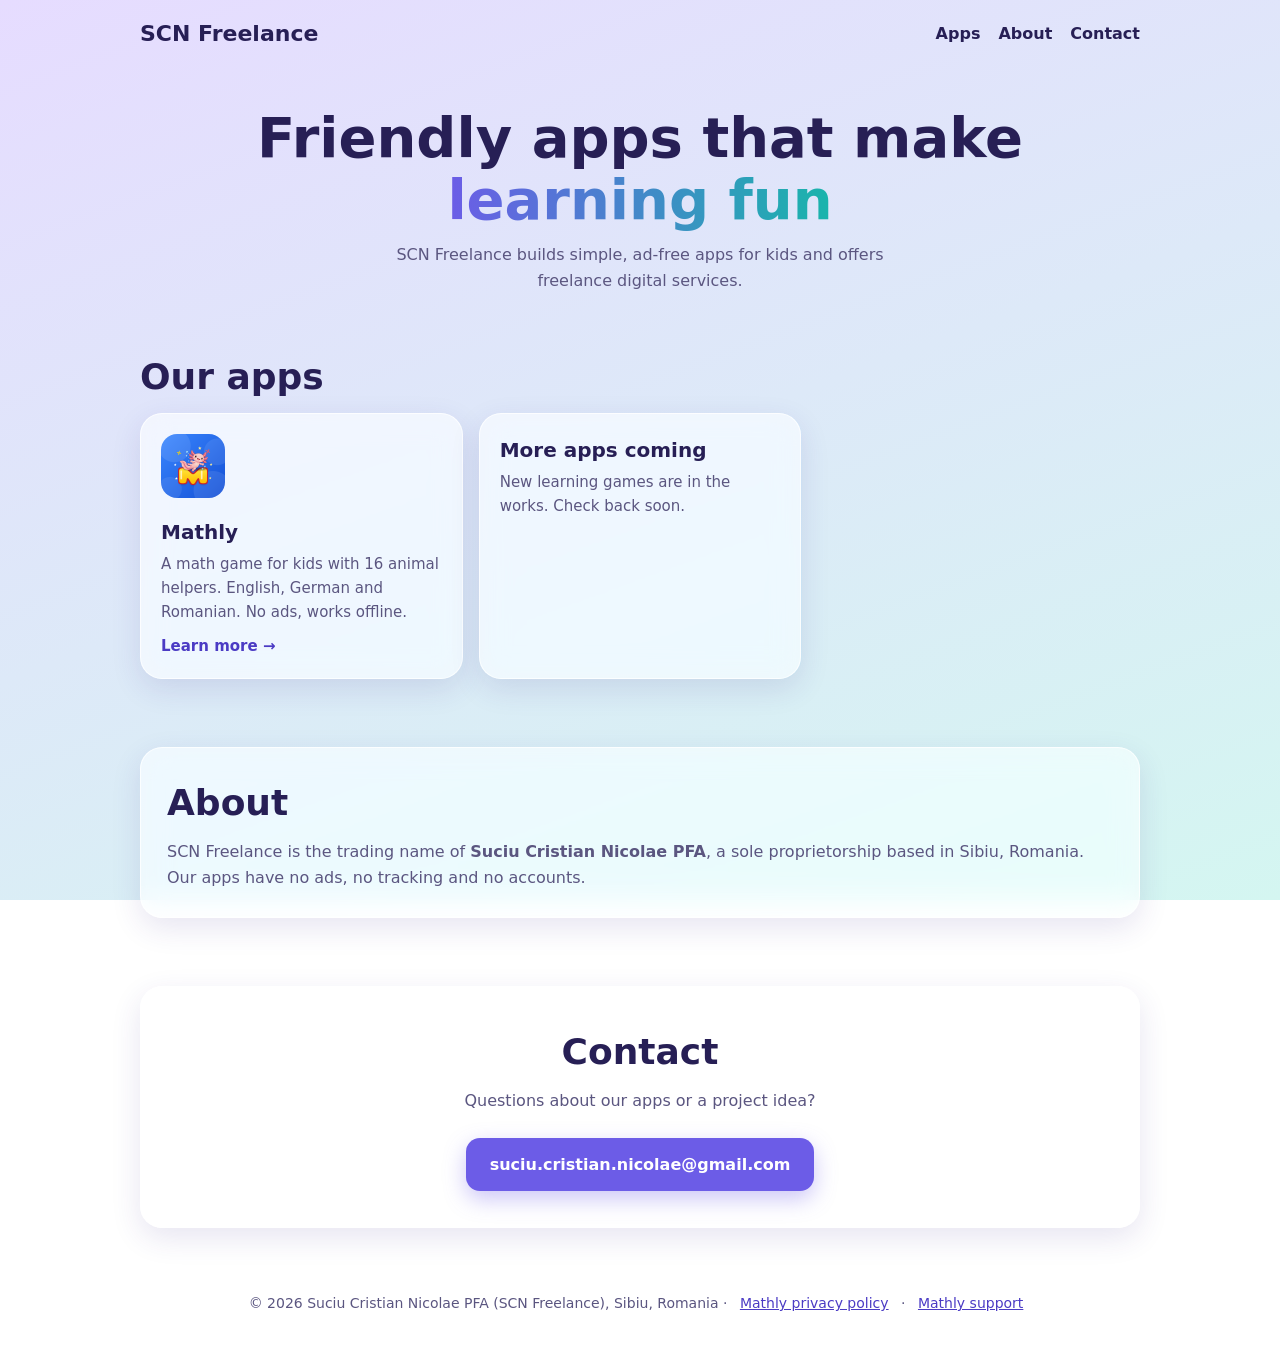
<file: index.html>
<!doctype html>
<html lang="en">
<head>
<meta charset="utf-8"><meta name="viewport" content="width=device-width,initial-scale=1">
<title>SCN Freelance – Apps &amp; digital work</title>
<meta name="description" content="SCN Freelance by Suciu Cristian Nicolae PFA, Sibiu, Romania. Apps for kids and freelance digital work.">
<link rel="canonical" href="https://scn-freelance.com/"><link rel="icon" href="favicon.png"><link rel="stylesheet" href="style.css">
</head>
<body><div class="wrap">
<header class="nav"><b style="font-size:22px">SCN Freelance</b><nav><a href="#apps">Apps</a><a href="#about">About</a><a href="#contact">Contact</a></nav></header>

<div style="padding:40px 0 20px;text-align:center">
<h1 style="font-size:clamp(34px,6vw,56px);line-height:1.1;margin:0 0 12px">Friendly apps that make <span style="background:linear-gradient(90deg,#6c5ce7,#19b5ab);-webkit-background-clip:text;background-clip:text;color:transparent">learning fun</span></h1>
<p class="lead" style="max-width:52ch;margin:0 auto">SCN Freelance builds simple, ad-free apps for kids and offers freelance digital services.</p>
</div>

<section id="apps"><h2>Our apps</h2>
<div class="feat">
<a class="glass" href="mathly/" style="padding:20px;text-decoration:none;color:inherit;display:block"><img src="mathly/img/icon.png" alt="" style="width:64px;height:64px;border-radius:16px"><h3 style="margin:10px 0 4px;font-size:20px">Mathly</h3><p style="margin:0;color:var(--mut)">A math game for kids with 16 animal helpers. English, German and Romanian. No ads, works offline.</p><p style="margin:10px 0 0;font-weight:700;color:var(--p2)">Learn more →</p></a>
<div class="glass" style="padding:20px"><h3 style="margin:0 0 4px;font-size:20px">More apps coming</h3><p style="margin:0;color:var(--mut)">New learning games are in the works. Check back soon.</p></div>
</div></section>

<section id="about"><div class="glass" style="padding:26px"><h2>About</h2>
<p class="lead" style="margin:0">SCN Freelance is the trading name of <b>Suciu Cristian Nicolae PFA</b>, a sole proprietorship based in Sibiu, Romania. Our apps have no ads, no tracking and no accounts.</p></div></section>

<section id="contact"><div class="glass cta"><h2>Contact</h2><p class="lead">Questions about our apps or a project idea?</p><a class="btn" href="mailto:suciu.cristian.nicolae@gmail.com">suciu.cristian.nicolae@gmail.com</a></div></section>

<footer>© 2026 Suciu Cristian Nicolae PFA (SCN Freelance), Sibiu, Romania · <a href="mathly/privacy.html">Mathly privacy policy</a> · <a href="mathly/support.html">Mathly support</a></footer>
</div></body></html>
</file>
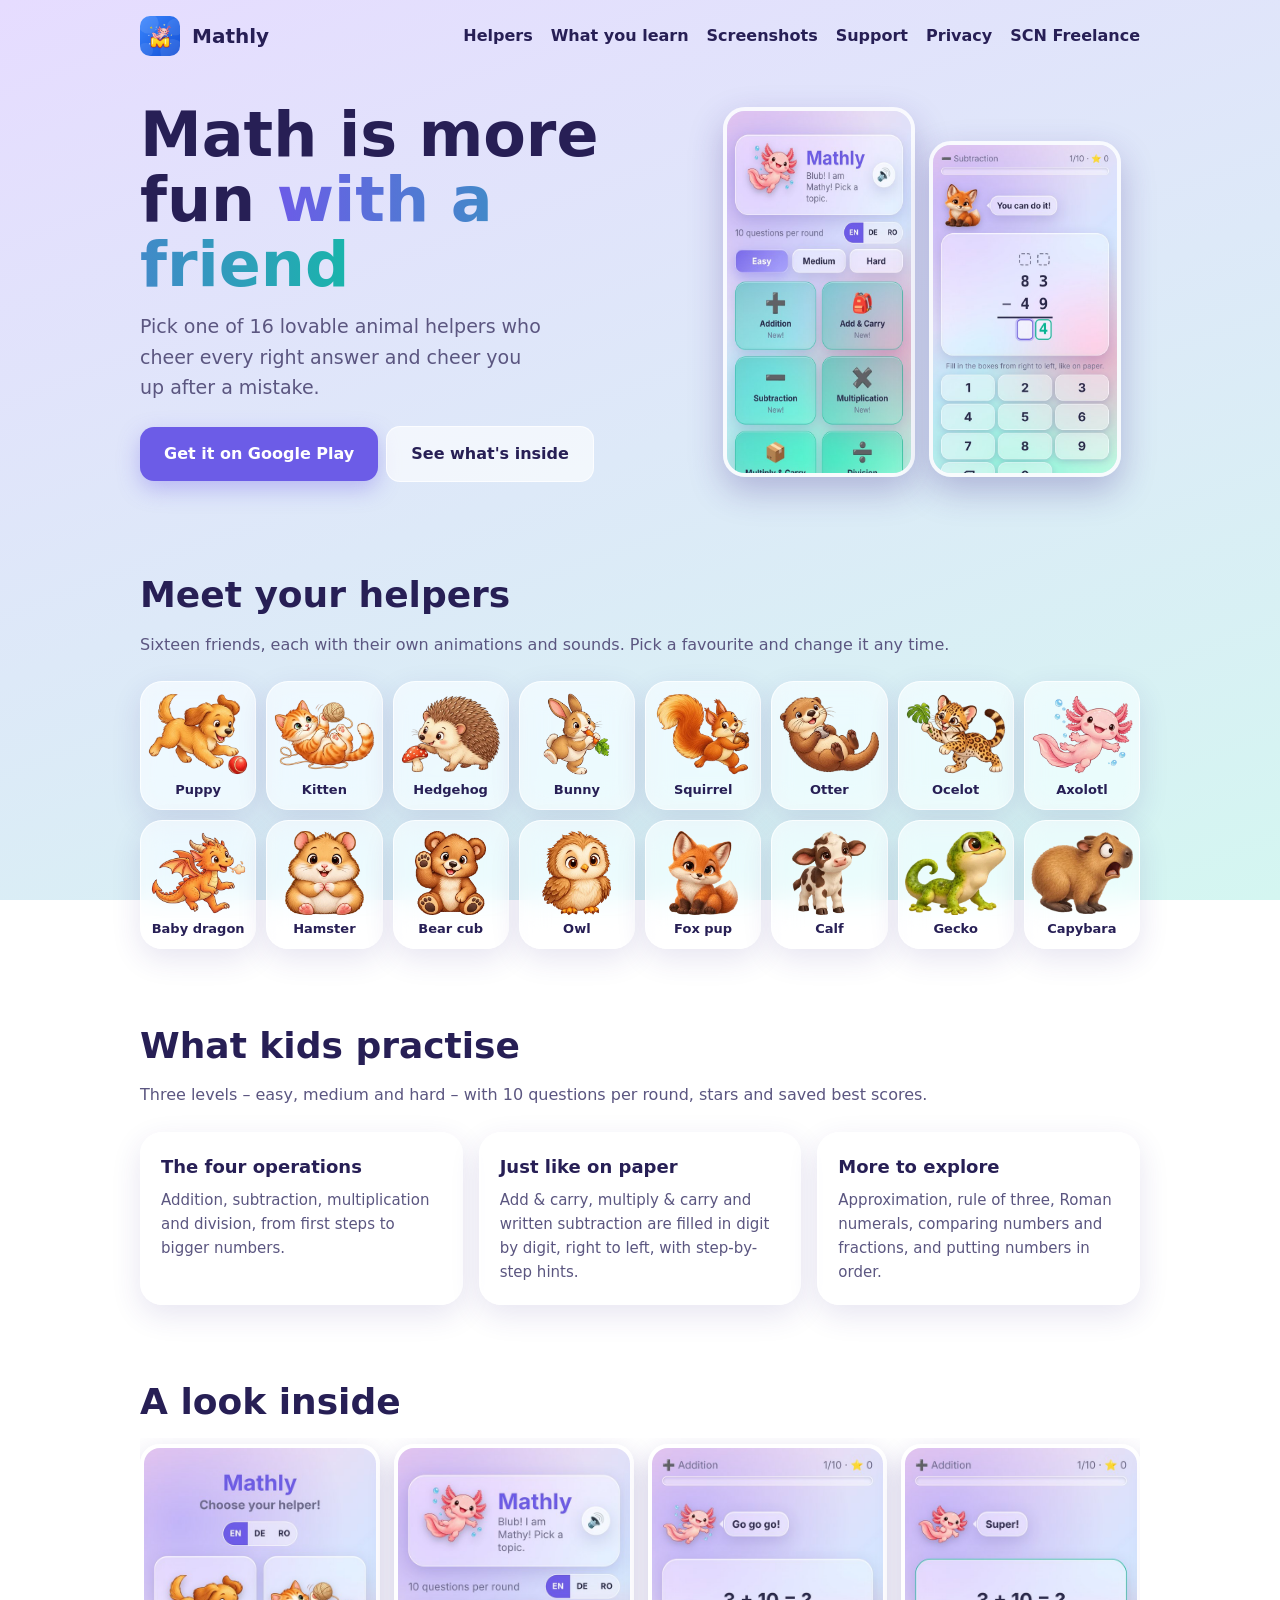
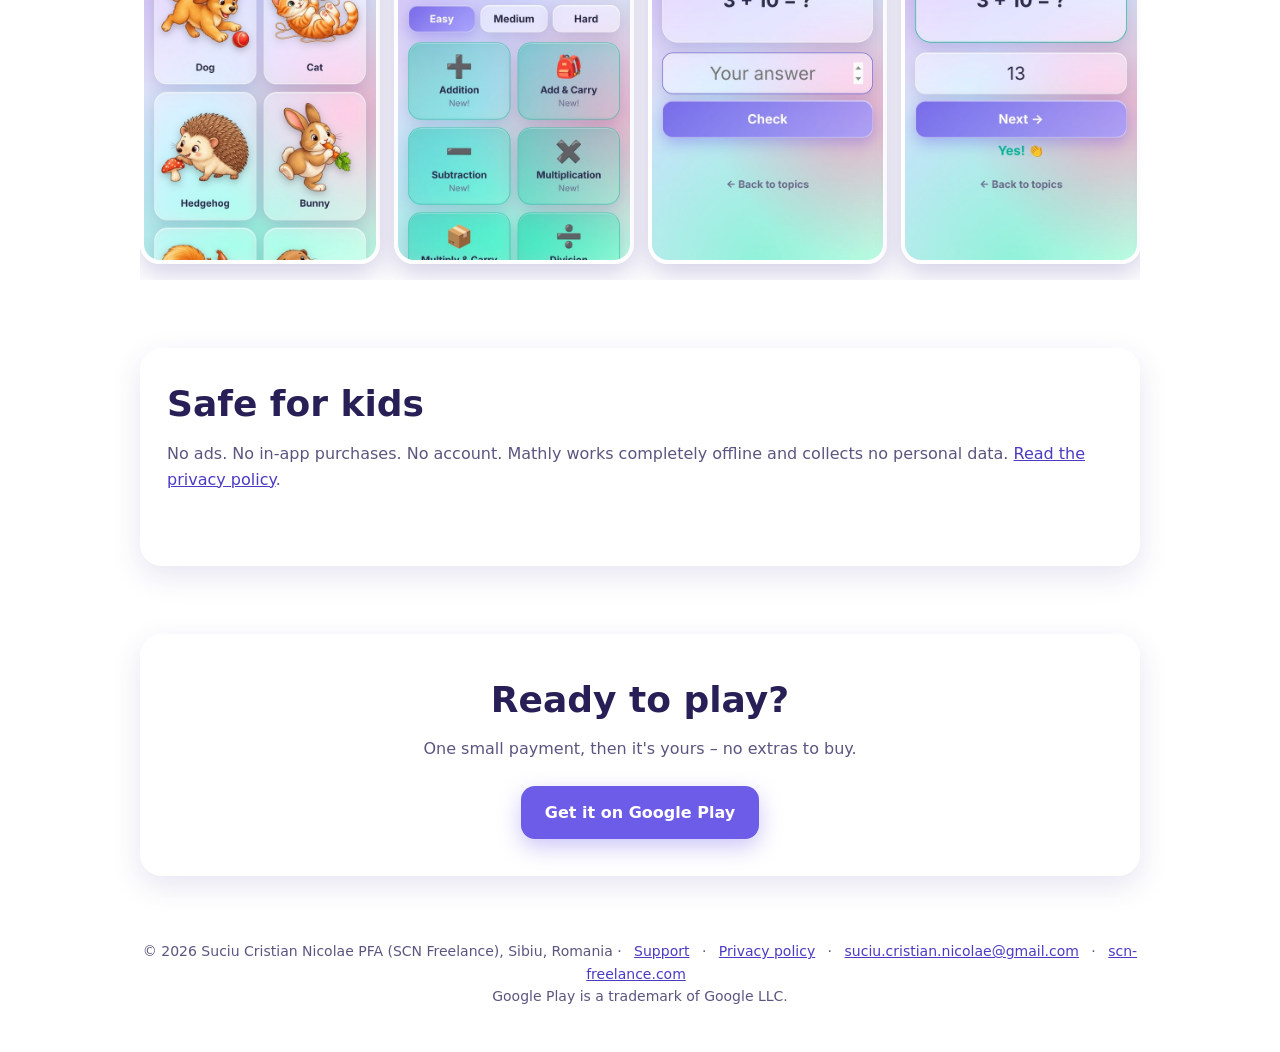
<file: mathly/index.html>
<!doctype html>
<html lang="en">
<head>
<meta charset="utf-8"><meta name="viewport" content="width=device-width,initial-scale=1">
<title>Mathly – Fun Math Game for Kids</title>
<meta name="description" content="Mathly is a kids' math game with 16 lovable animal helpers. Addition, subtraction, multiplication, division and more – no ads, no accounts, works offline.">
<link rel="canonical" href="https://scn-freelance.com/mathly/"><link rel="icon" href="../favicon.png"><link rel="stylesheet" href="../style.css">
</head>
<body>
<div class="wrap">
<header class="nav"><img src="img/icon.png" alt="Mathly icon"><b>Mathly</b>
<nav><a href="#helpers">Helpers</a><a href="#learn">What you learn</a><a href="#screens">Screenshots</a><a href="support.html">Support</a><a href="privacy.html">Privacy</a><a href="../">SCN Freelance</a></nav></header>

<div class="hero">
<div>
<h1>Math is more fun <span>with a friend</span></h1>
<p>Pick one of 16 lovable animal helpers who cheer every right answer and cheer you up after a mistake.</p>
<a class="btn" href="https://play.google.com/store/apps/details?id=com.mathly.app">Get it on Google Play</a><a class="btn alt" href="#learn">See what's inside</a>
</div>
<div class="shots"><img src="img/shots/phone-2.jpg" alt="Mathly home screen with topics"><img src="img/shots/phone-5.jpg" alt="Written subtraction with boxes for each digit"></div>
</div>

<section id="helpers">
<h2>Meet your helpers</h2><p class="lead">Sixteen friends, each with their own animations and sounds. Pick a favourite and change it any time.</p>
<div class="helpers">
<div class="glass"><img src="img/helpers/dog.webp" alt="" loading="lazy">Puppy</div>
<div class="glass"><img src="img/helpers/cat.webp" alt="" loading="lazy">Kitten</div>
<div class="glass"><img src="img/helpers/hog.webp" alt="" loading="lazy">Hedgehog</div>
<div class="glass"><img src="img/helpers/bun.webp" alt="" loading="lazy">Bunny</div>
<div class="glass"><img src="img/helpers/squ.webp" alt="" loading="lazy">Squirrel</div>
<div class="glass"><img src="img/helpers/ott.webp" alt="" loading="lazy">Otter</div>
<div class="glass"><img src="img/helpers/oce.webp" alt="" loading="lazy">Ocelot</div>
<div class="glass"><img src="img/helpers/axo.webp" alt="" loading="lazy">Axolotl</div>
<div class="glass"><img src="img/helpers/dra.webp" alt="" loading="lazy">Baby dragon</div>
<div class="glass"><img src="img/helpers/ham.webp" alt="" loading="lazy">Hamster</div>
<div class="glass"><img src="img/helpers/bea.webp" alt="" loading="lazy">Bear cub</div>
<div class="glass"><img src="img/helpers/owl.webp" alt="" loading="lazy">Owl</div>
<div class="glass"><img src="img/helpers/fox.webp" alt="" loading="lazy">Fox pup</div>
<div class="glass"><img src="img/helpers/cow.webp" alt="" loading="lazy">Calf</div>
<div class="glass"><img src="img/helpers/gec.webp" alt="" loading="lazy">Gecko</div>
<div class="glass"><img src="img/helpers/cap.webp" alt="" loading="lazy">Capybara</div>
</div></section>

<section id="learn">
<h2>What kids practise</h2><p class="lead">Three levels – easy, medium and hard – with 10 questions per round, stars and saved best scores.</p>
<div class="feat">
<div class="glass"><h3>The four operations</h3><p>Addition, subtraction, multiplication and division, from first steps to bigger numbers.</p></div>
<div class="glass"><h3>Just like on paper</h3><p>Add &amp; carry, multiply &amp; carry and written subtraction are filled in digit by digit, right to left, with step-by-step hints.</p></div>
<div class="glass"><h3>More to explore</h3><p>Approximation, rule of three, Roman numerals, comparing numbers and fractions, and putting numbers in order.</p></div>
</div></section>

<section id="screens">
<h2>A look inside</h2><div class="gal">
<img src="img/shots/phone-1.jpg" alt="Choose your helper" loading="lazy"><img src="img/shots/phone-2.jpg" alt="Topics and levels" loading="lazy"><img src="img/shots/phone-3.jpg" alt="A question" loading="lazy"><img src="img/shots/phone-4.jpg" alt="Cheering on a right answer" loading="lazy"><img src="img/shots/phone-5.jpg" alt="Written subtraction" loading="lazy"><img src="img/shots/phone-6.jpg" alt="Results with stars" loading="lazy">
</div></section>

<section>
<div class="glass" style="padding:26px">
<h2>Safe for kids</h2>
<p class="lead" style="margin-bottom:0">No ads. No in-app purchases. No account. Mathly works completely offline and collects no personal data. <a href="privacy.html">Read the privacy policy</a>.</p>
<div class="pills"><span class="glass">English</span><span class="glass">Deutsch</span><span class="glass">Română</span></div>
</div></section>

<section><div class="glass cta"><h2>Ready to play?</h2><p class="lead">One small payment, then it's yours – no extras to buy.</p><a class="btn" href="https://play.google.com/store/apps/details?id=com.mathly.app">Get it on Google Play</a></div></section>

<footer>© 2026 Suciu Cristian Nicolae PFA (SCN Freelance), Sibiu, Romania · <a href="support.html">Support</a> · <a href="privacy.html">Privacy policy</a> · <a href="mailto:suciu.cristian.nicolae@gmail.com">suciu.cristian.nicolae@gmail.com</a> · <a href="../">scn-freelance.com</a><br>Google Play is a trademark of Google LLC.</footer>
</div>
</body></html>
</file>
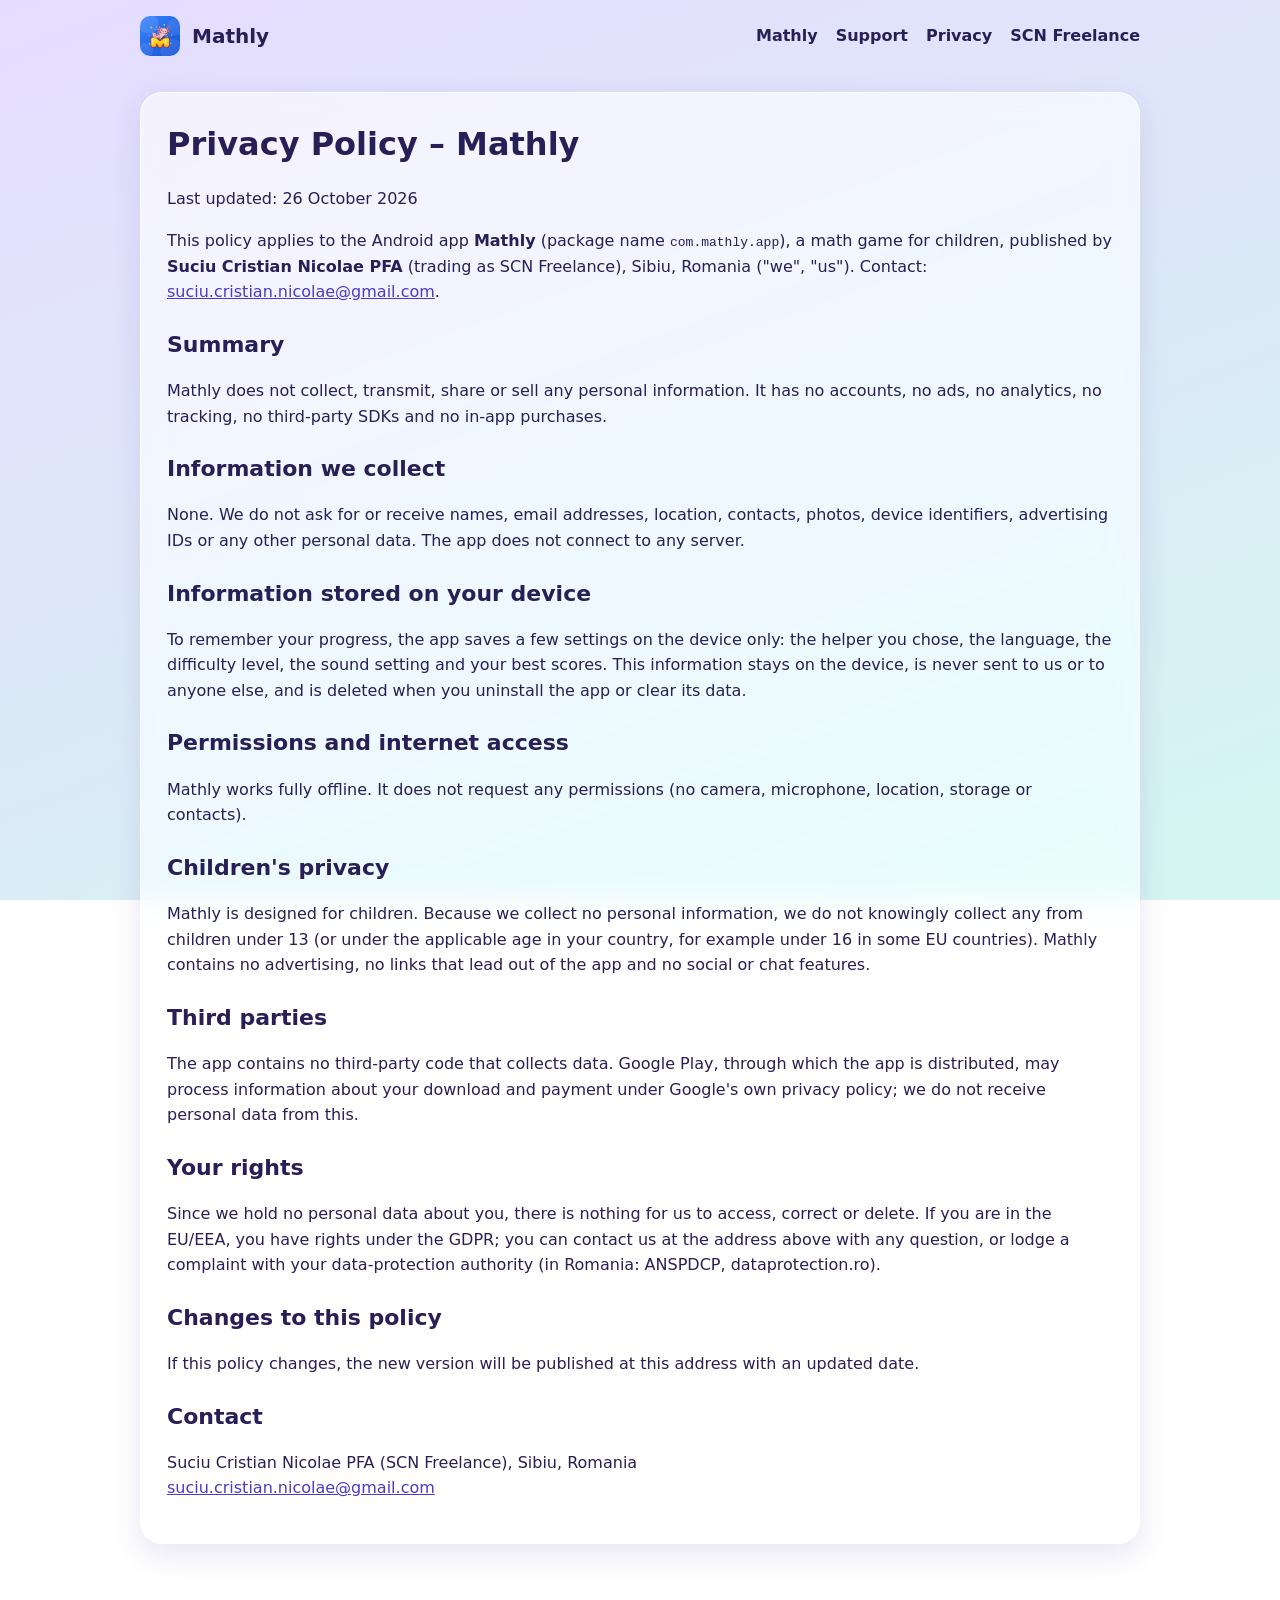
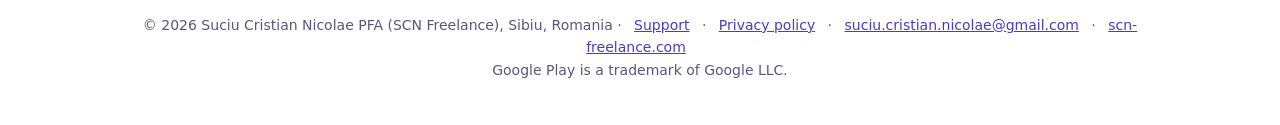
<file: mathly/privacy.html>
<!doctype html>
<html lang="en">
<head>
<meta charset="utf-8"><meta name="viewport" content="width=device-width,initial-scale=1">
<title>Privacy Policy – Mathly</title><meta name="description" content="Privacy policy for the Mathly children's math game. Mathly collects no personal data.">
<link rel="icon" href="../favicon.png"><link rel="stylesheet" href="../style.css">
</head>
<body><div class="wrap">
<header class="nav"><img src="img/icon.png" alt="Mathly icon"><b>Mathly</b><nav><a href="./">Mathly</a><a href="support.html">Support</a><a href="privacy.html">Privacy</a><a href="../">SCN Freelance</a></nav></header>
<div class="glass doc">
<h1 style="margin:0">Privacy Policy – Mathly</h1>
<p>Last updated: 26 October 2026</p>
<p>This policy applies to the Android app <b>Mathly</b> (package name <code>com.mathly.app</code>), a math game for children, published by <b>Suciu Cristian Nicolae PFA</b> (trading as SCN Freelance), Sibiu, Romania ("we", "us"). Contact: <a href="mailto:suciu.cristian.nicolae@gmail.com">suciu.cristian.nicolae@gmail.com</a>.</p>

<h2>Summary</h2>
<p>Mathly does not collect, transmit, share or sell any personal information. It has no accounts, no ads, no analytics, no tracking, no third-party SDKs and no in-app purchases.</p>

<h2>Information we collect</h2>
<p>None. We do not ask for or receive names, email addresses, location, contacts, photos, device identifiers, advertising IDs or any other personal data. The app does not connect to any server.</p>

<h2>Information stored on your device</h2>
<p>To remember your progress, the app saves a few settings on the device only: the helper you chose, the language, the difficulty level, the sound setting and your best scores. This information stays on the device, is never sent to us or to anyone else, and is deleted when you uninstall the app or clear its data.</p>

<h2>Permissions and internet access</h2>
<p>Mathly works fully offline. It does not request any permissions (no camera, microphone, location, storage or contacts).</p>

<h2>Children's privacy</h2>
<p>Mathly is designed for children. Because we collect no personal information, we do not knowingly collect any from children under 13 (or under the applicable age in your country, for example under 16 in some EU countries). Mathly contains no advertising, no links that lead out of the app and no social or chat features.</p>

<h2>Third parties</h2>
<p>The app contains no third-party code that collects data. Google Play, through which the app is distributed, may process information about your download and payment under Google's own privacy policy; we do not receive personal data from this.</p>

<h2>Your rights</h2>
<p>Since we hold no personal data about you, there is nothing for us to access, correct or delete. If you are in the EU/EEA, you have rights under the GDPR; you can contact us at the address above with any question, or lodge a complaint with your data-protection authority (in Romania: ANSPDCP, dataprotection.ro).</p>

<h2>Changes to this policy</h2>
<p>If this policy changes, the new version will be published at this address with an updated date.</p>

<h2>Contact</h2>
<p>Suciu Cristian Nicolae PFA (SCN Freelance), Sibiu, Romania<br><a href="mailto:suciu.cristian.nicolae@gmail.com">suciu.cristian.nicolae@gmail.com</a></p>
</div>
<footer>© 2026 Suciu Cristian Nicolae PFA (SCN Freelance), Sibiu, Romania · <a href="support.html">Support</a> · <a href="privacy.html">Privacy policy</a> · <a href="mailto:suciu.cristian.nicolae@gmail.com">suciu.cristian.nicolae@gmail.com</a> · <a href="../">scn-freelance.com</a><br>Google Play is a trademark of Google LLC.</footer>
</div></body></html>
</file>
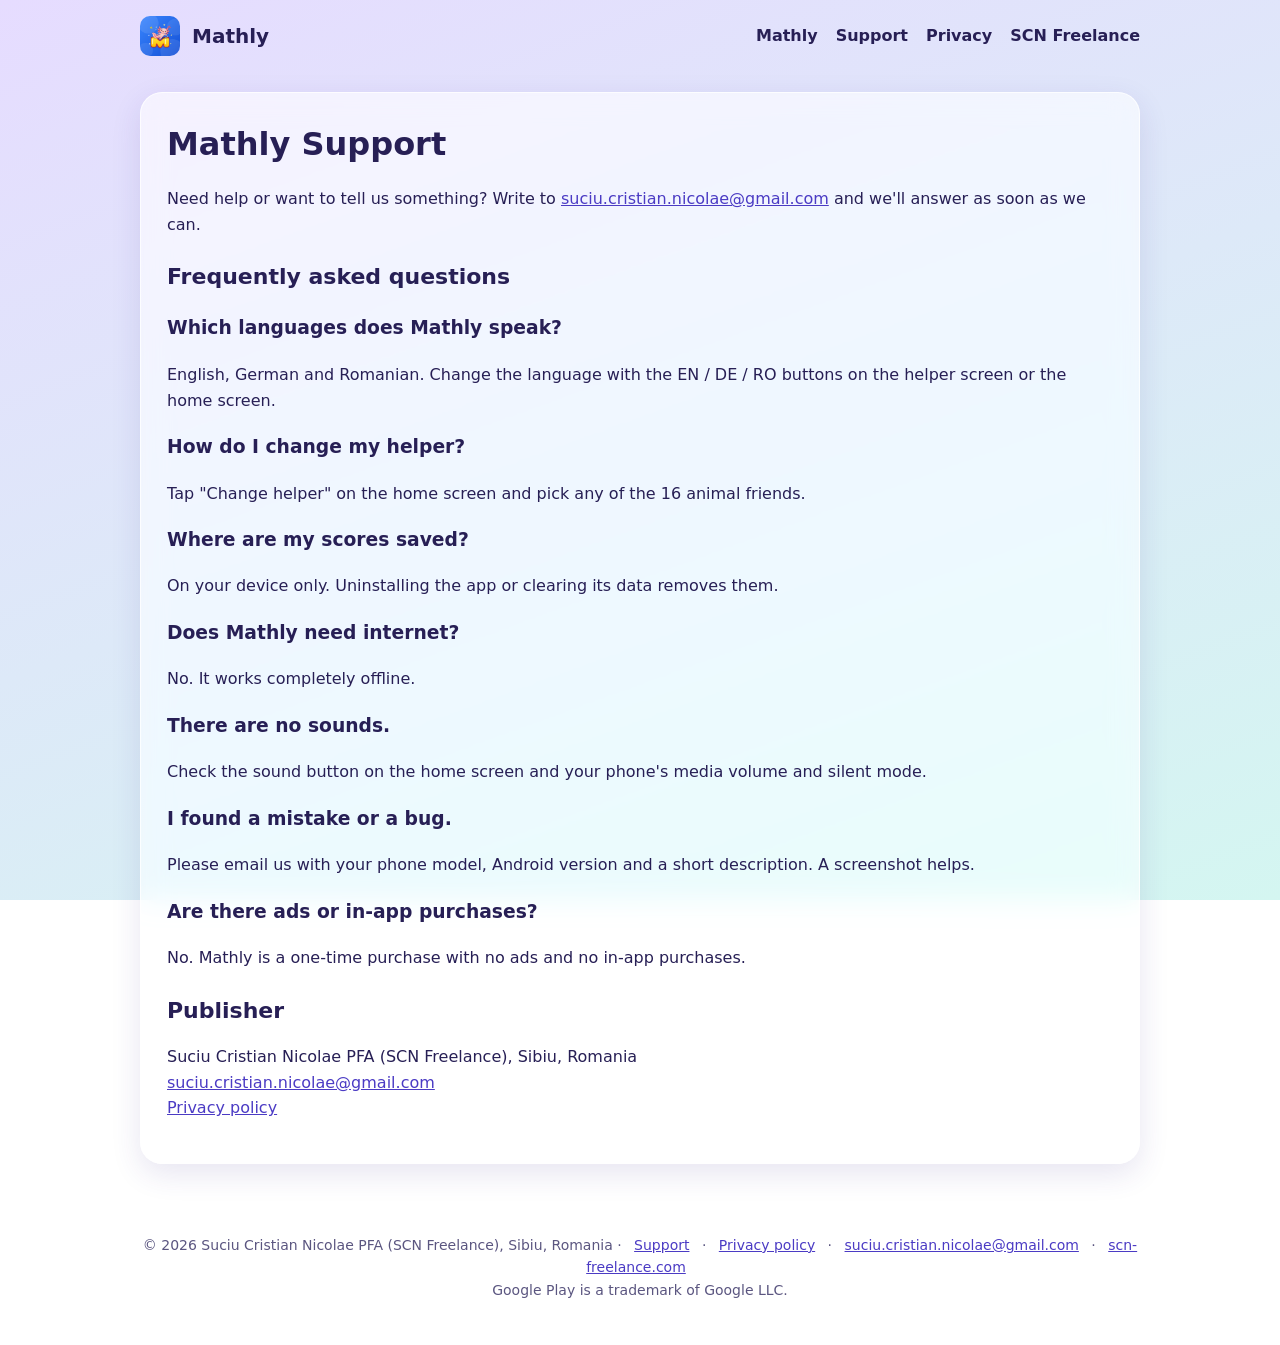
<file: mathly/support.html>
<!doctype html>
<html lang="en">
<head>
<meta charset="utf-8"><meta name="viewport" content="width=device-width,initial-scale=1">
<title>Support – Mathly</title><meta name="description" content="Help and contact for the Mathly math game.">
<link rel="icon" href="../favicon.png"><link rel="stylesheet" href="../style.css">
</head>
<body><div class="wrap">
<header class="nav"><img src="img/icon.png" alt="Mathly icon"><b>Mathly</b><nav><a href="./">Mathly</a><a href="support.html">Support</a><a href="privacy.html">Privacy</a><a href="../">SCN Freelance</a></nav></header>
<div class="glass doc">
<h1 style="margin:0">Mathly Support</h1>
<p>Need help or want to tell us something? Write to <a href="mailto:suciu.cristian.nicolae@gmail.com">suciu.cristian.nicolae@gmail.com</a> and we'll answer as soon as we can.</p>

<h2>Frequently asked questions</h2>
<h3>Which languages does Mathly speak?</h3>
<p>English, German and Romanian. Change the language with the EN / DE / RO buttons on the helper screen or the home screen.</p>
<h3>How do I change my helper?</h3>
<p>Tap "Change helper" on the home screen and pick any of the 16 animal friends.</p>
<h3>Where are my scores saved?</h3>
<p>On your device only. Uninstalling the app or clearing its data removes them.</p>
<h3>Does Mathly need internet?</h3>
<p>No. It works completely offline.</p>
<h3>There are no sounds.</h3>
<p>Check the sound button on the home screen and your phone's media volume and silent mode.</p>
<h3>I found a mistake or a bug.</h3>
<p>Please email us with your phone model, Android version and a short description. A screenshot helps.</p>
<h3>Are there ads or in-app purchases?</h3>
<p>No. Mathly is a one-time purchase with no ads and no in-app purchases.</p>

<h2>Publisher</h2>
<p>Suciu Cristian Nicolae PFA (SCN Freelance), Sibiu, Romania<br><a href="mailto:suciu.cristian.nicolae@gmail.com">suciu.cristian.nicolae@gmail.com</a><br><a href="privacy.html">Privacy policy</a></p>
</div>
<footer>© 2026 Suciu Cristian Nicolae PFA (SCN Freelance), Sibiu, Romania · <a href="support.html">Support</a> · <a href="privacy.html">Privacy policy</a> · <a href="mailto:suciu.cristian.nicolae@gmail.com">suciu.cristian.nicolae@gmail.com</a> · <a href="../">scn-freelance.com</a><br>Google Play is a trademark of Google LLC.</footer>
</div></body></html>
</file>
<file: style.css>
:root{--p:#6c5ce7;--p2:#4b3bc4;--t:#5fcdc8;--ink:#271f55;--mut:#5b5680;--card:rgba(255,255,255,.62);--line:rgba(255,255,255,.75);--bg1:#e6dcff;--bg2:#d4f6f1}
@media(prefers-color-scheme:dark){:root{--ink:#f1eeff;--mut:#bdb7e6;--card:rgba(40,34,90,.55);--line:rgba(255,255,255,.14);--bg1:#1d1745;--bg2:#12373a}}
*{box-sizing:border-box}html{scroll-behavior:smooth}
body{margin:0;font-family:system-ui,-apple-system,"Segoe UI",Roboto,sans-serif;color:var(--ink);line-height:1.6;background:linear-gradient(160deg,var(--bg1),var(--bg2)) fixed;min-height:100vh}
a{color:var(--p2)}@media(prefers-color-scheme:dark){a{color:#b9afff}}
.wrap{max-width:1040px;margin:0 auto;padding:0 20px}
header.nav{display:flex;align-items:center;gap:12px;padding:16px 0}
header.nav img{width:40px;height:40px;border-radius:10px}
header.nav b{font-size:20px}
header.nav nav{margin-left:auto;display:flex;gap:18px;font-weight:600}
header.nav nav a{text-decoration:none;color:var(--ink)}
.hero{display:grid;grid-template-columns:1.1fr .9fr;gap:30px;align-items:center;padding:30px 0 50px}
.hero h1{font-size:clamp(38px,6vw,62px);line-height:1.05;margin:0 0 14px}
.hero h1 span{background:linear-gradient(90deg,var(--p),#19b5ab);-webkit-background-clip:text;background-clip:text;color:transparent}
.hero p{font-size:19px;color:var(--mut);margin:0 0 24px;max-width:34ch}
.btn{display:inline-block;background:var(--p);color:#fff;text-decoration:none;font-weight:700;padding:14px 24px;border-radius:14px;box-shadow:0 8px 22px rgba(108,92,231,.35)}
.btn.alt{background:var(--card);color:var(--ink);border:1.5px solid var(--line);box-shadow:none;margin-left:8px}
.shots{display:flex;gap:14px;justify-content:center}
.shots img{width:44%;max-width:210px;border-radius:22px;border:4px solid rgba(255,255,255,.8);box-shadow:0 14px 34px rgba(60,40,140,.28)}
.shots img:nth-child(2){margin-top:34px}
section{padding:34px 0}
h2{font-size:clamp(26px,4vw,36px);margin:0 0 8px}
.lead{color:var(--mut);margin:0 0 24px}
.glass{background:var(--card);border:1.5px solid var(--line);border-radius:22px;backdrop-filter:blur(14px) saturate(170%);-webkit-backdrop-filter:blur(14px) saturate(170%);box-shadow:0 10px 30px rgba(60,40,140,.12)}
.helpers{display:grid;grid-template-columns:repeat(8,1fr);gap:10px}
.helpers div{padding:10px 6px 8px;text-align:center;font-size:13px;font-weight:600}
.helpers img{width:100%;height:84px;object-fit:contain;display:block;margin-bottom:4px}
.feat{display:grid;grid-template-columns:repeat(3,1fr);gap:16px}
.feat .glass{padding:20px}.feat h3{margin:0 0 6px;font-size:18px}.feat p{margin:0;color:var(--mut);font-size:15px}
.gal{display:flex;gap:14px;overflow-x:auto;padding:6px 2px 16px;scroll-snap-type:x mandatory}
.gal img{height:420px;border-radius:20px;border:4px solid rgba(255,255,255,.8);box-shadow:0 10px 26px rgba(60,40,140,.22);scroll-snap-align:start}
.pills{display:flex;flex-wrap:wrap;gap:8px;margin-top:10px}
.pills span{padding:6px 14px;border-radius:999px;font-weight:600;font-size:14px}
.cta{text-align:center;padding:36px 22px}
footer{padding:30px 0 44px;color:var(--mut);font-size:14px;text-align:center}
footer a{margin:0 8px}
.doc{padding:26px;margin:20px 0 40px}.doc h2{margin-top:22px;font-size:22px}
@media(max-width:820px){.hero{grid-template-columns:1fr;text-align:center}.hero p{margin-inline:auto}.helpers{grid-template-columns:repeat(4,1fr)}.feat{grid-template-columns:1fr}.btn.alt{margin:10px 0 0}header.nav nav a:not(:last-child){display:none}}
</file>
